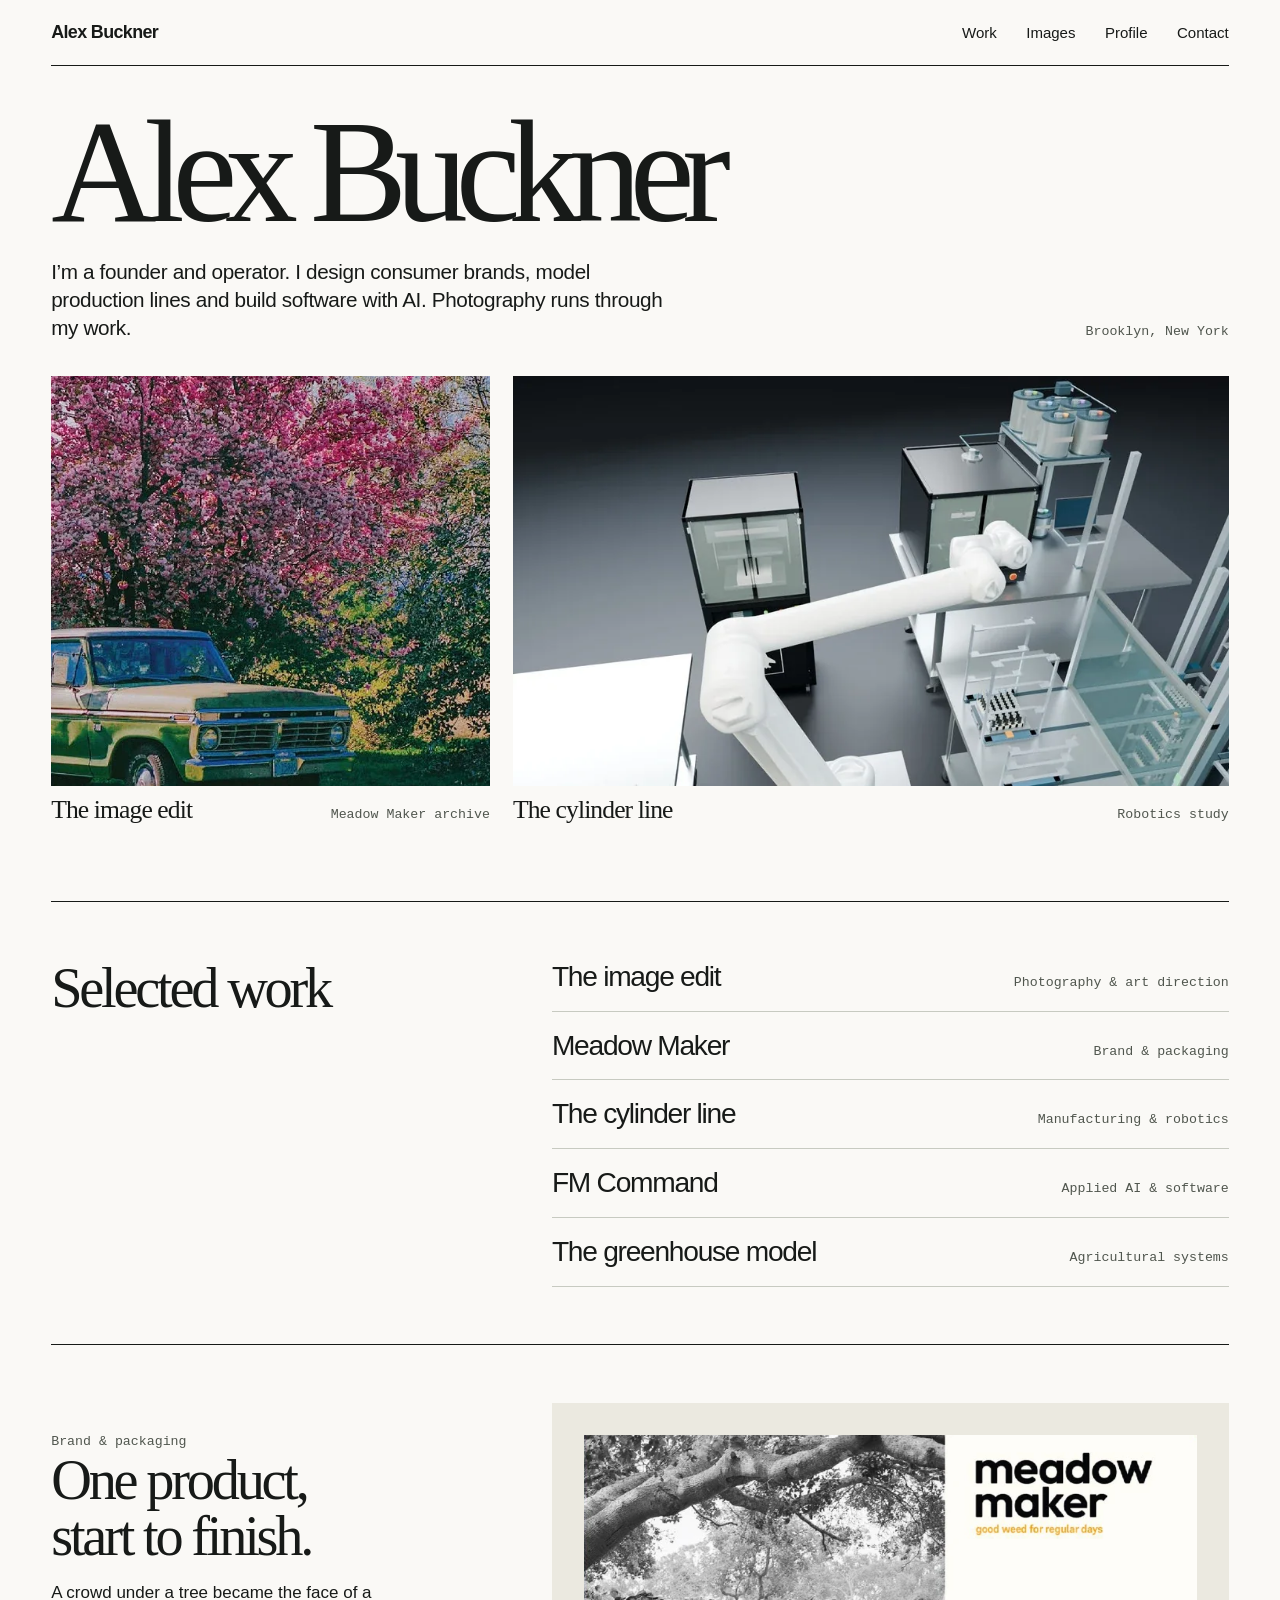
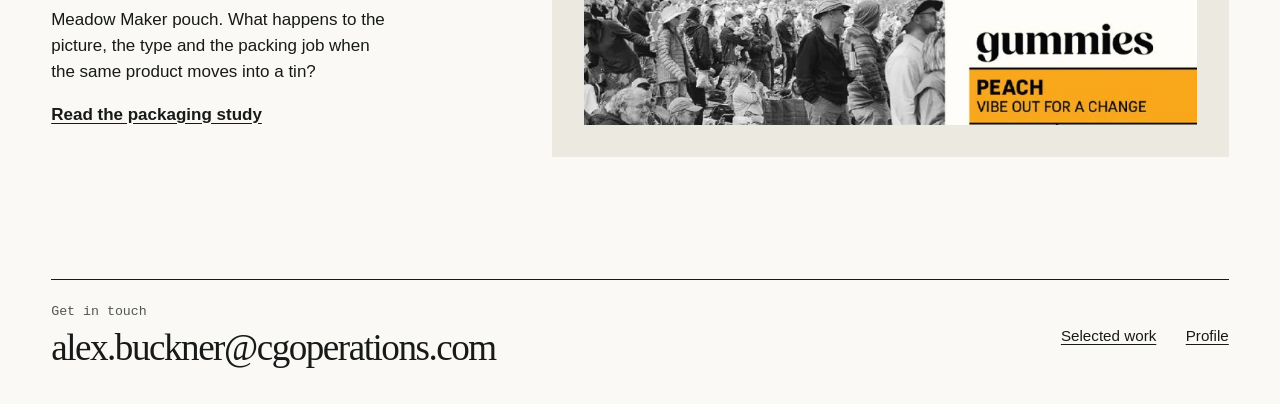
<file: index.html>
<!doctype html>
<html lang="en">
<head>
<meta charset="utf-8">
<meta name="viewport" content="width=device-width,initial-scale=1"><title>Alex Buckner — Selected work</title>
<meta name="description" content="Alex Buckner is a Brooklyn-based founder and operator. Selected work in photography, brand design, manufacturing, robotics and AI.">
<meta property="og:title" content="Alex Buckner — Selected work">
<meta property="og:description" content="Alex Buckner is a Brooklyn-based founder and operator. Selected work in photography, brand design, manufacturing, robotics and AI.">
<meta property="og:type" content="website">
<meta property="og:image" content="https://raw.githubusercontent.com/MeadowMakerAi/alex-buckner-site/chatgpt/personal-portfolio/assets/alex-buckner-portfolio.jpg">
<meta name="twitter:card" content="summary_large_image">
<meta name="theme-color" content="#faf9f6">
<link rel="stylesheet" href="portfolio.css"></head>
<body><a class="skip" href="#main">Skip to content</a>
<header class="nav frame"><a class="signature" href="index.html">Alex Buckner</a>
<nav aria-label="Main"><a href="index.html#work">Work</a><a href="photographs.html">Images</a><a href="about.html">Profile</a><a href="#contact">Contact</a></nav></header>
<main id="main" tabindex="-1" class="frame">
<h1 class="nameplate">Alex Buckner</h1>
<div class="leadline">
<p>I’m a founder and operator. I design consumer brands, model production lines and build software with AI. Photography runs through my work.</p>
<p class="location">Brooklyn, New York</p></div>
<div class="feature">
<a class="tile portrait" href="photographs.html">
<div class="window"><img class="" src="assets/photo-pickup.webp" alt="A green pickup parked under a canopy of pink blossoms."></div>
<div class="caption"><strong>The image edit</strong><span class="tag">Meadow Maker archive</span></div></a>
<a class="tile wide" href="robotics.html">
<div class="window"><img class="" src="assets/engineering-robot.webp" alt="A white tending arm reaches across the machine bed in a dark 3D model."></div>
<div class="caption"><strong>The cylinder line</strong><span class="tag">Robotics study</span></div></a>
</div>
<section id="work" class="directory">
<div>
<h2 class="sectionname">Selected work</h2></div>
<div><a class="indexlink" href="photographs.html"><strong>The image edit</strong><span class="tag">Photography &amp; art direction</span></a><a class="indexlink" href="one-product-start-to-finish.html"><strong>Meadow Maker</strong><span class="tag">Brand &amp; packaging</span></a><a class="indexlink" href="robotics.html"><strong>The cylinder line</strong><span class="tag">Manufacturing &amp; robotics</span></a><a class="indexlink" href="fm-command.html"><strong>FM Command</strong><span class="tag">Applied AI &amp; software</span></a><a class="indexlink" href="greenhouse.html"><strong>The greenhouse model</strong><span class="tag">Agricultural systems</span></a></div></section>
<section class="brandFeature" id="products">
<div>
<p class="kicker">Brand &amp; packaging</p>
<h2>One product,<br>start to finish.</h2>
<p>A crowd under a tree became the face of a Meadow Maker pouch. What happens to the picture, the type and the packing job when the same product moves into a tin?</p><a class="text-link" href="one-product-start-to-finish.html">Read the packaging study</a></div><a class="proof" href="one-product-start-to-finish.html" aria-label="View the Meadow Maker packaging study"><img class="" src="assets/meadow-maker-peach-proof.webp" alt="The Peach print proof with a black-and-white crowd photograph beside the Meadow Maker wordmark and orange flavor strip." loading="lazy"></a></section></main>
<footer class="footer frame" id="contact">
<div>
<p class="kicker">Get in touch</p><a class="email" href="mailto:alex.buckner@cgoperations.com">alex.buckner@cgoperations.com</a></div>
<nav class="footlinks" aria-label="Footer"><a href="index.html#work">Selected work</a><a href="about.html">Profile</a></nav></footer></body></html>
</file>
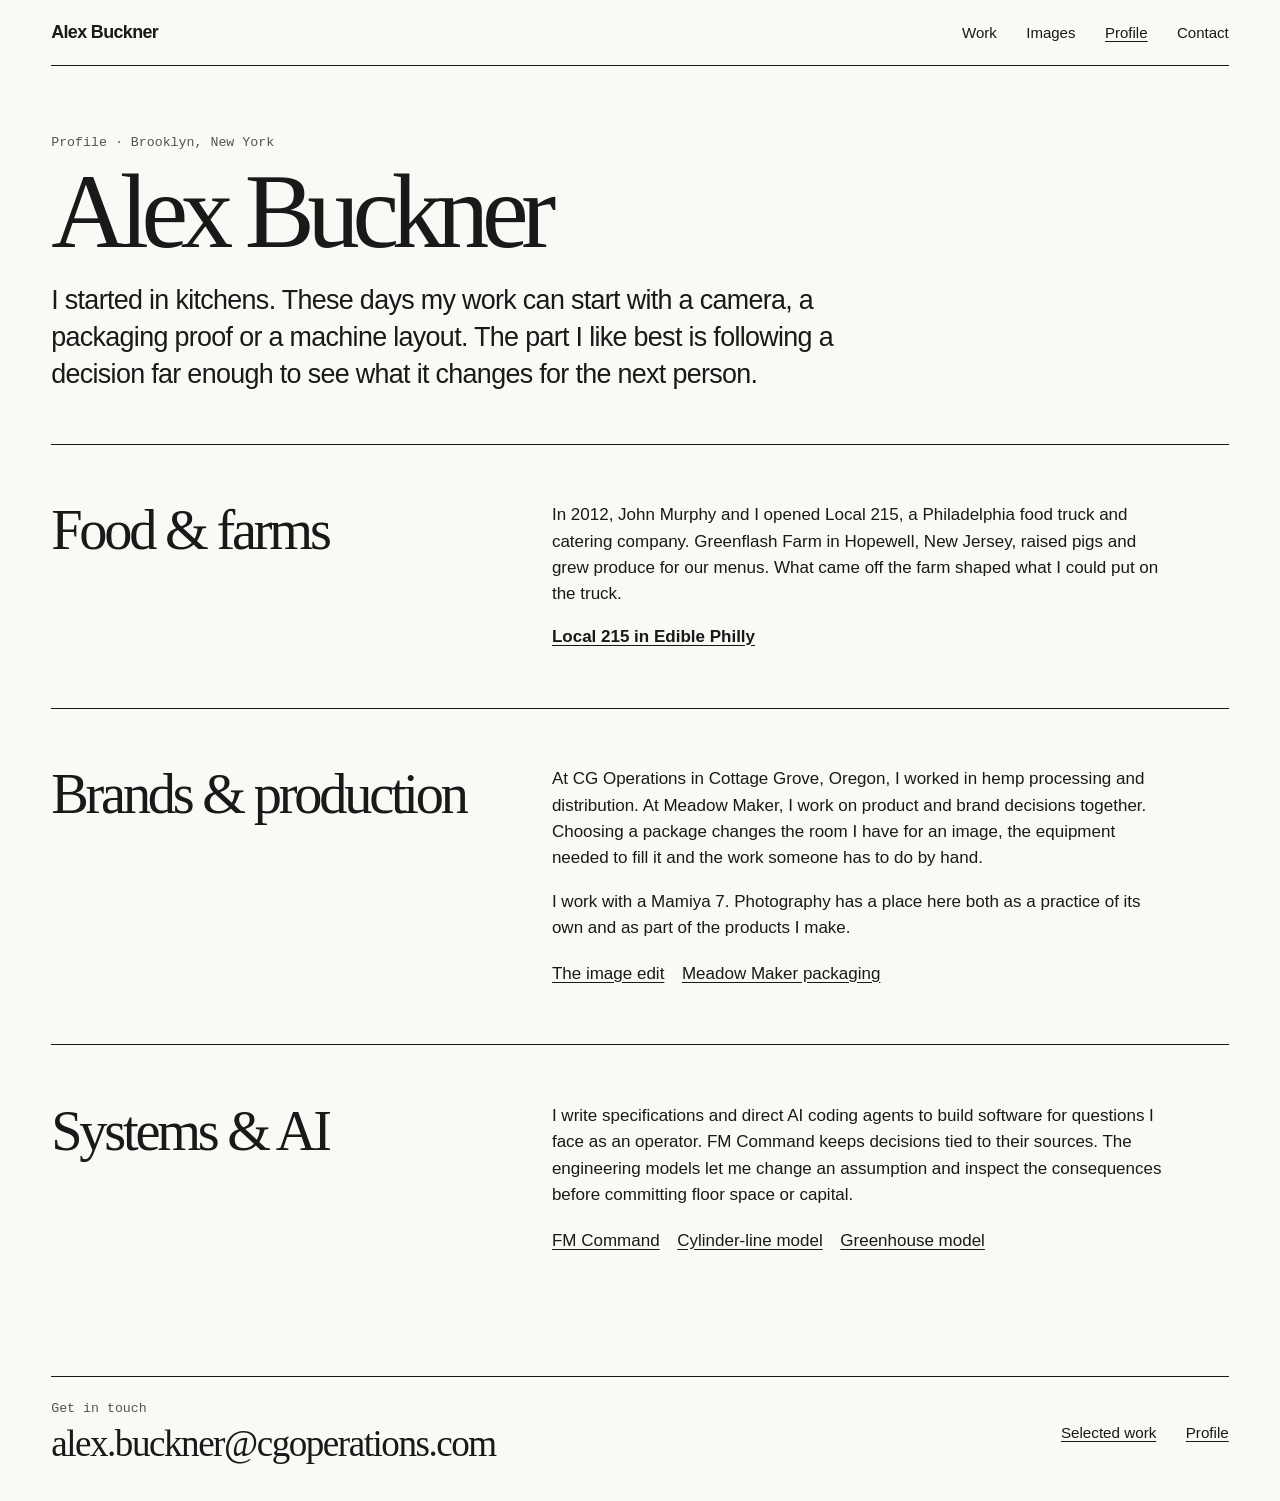
<file: about.html>
<!doctype html>
<html lang="en">
<head>
<meta charset="utf-8">
<meta name="viewport" content="width=device-width,initial-scale=1"><title>Profile | Alex Buckner</title>
<meta name="description" content="Alex Buckner’s path from Philadelphia kitchens and Oregon manufacturing to consumer brands, robotics and AI-assisted software.">
<meta property="og:title" content="Profile | Alex Buckner">
<meta property="og:description" content="Alex Buckner’s path from Philadelphia kitchens and Oregon manufacturing to consumer brands, robotics and AI-assisted software.">
<meta property="og:type" content="website">
<meta property="og:image" content="https://raw.githubusercontent.com/MeadowMakerAi/alex-buckner-site/chatgpt/personal-portfolio/assets/alex-buckner-portfolio.jpg">
<meta name="twitter:card" content="summary_large_image">
<meta name="theme-color" content="#faf9f6">
<link rel="stylesheet" href="portfolio.css"></head>
<body><a class="skip" href="#main">Skip to content</a>
<header class="nav frame"><a class="signature" href="index.html">Alex Buckner</a>
<nav aria-label="Main"><a href="index.html#work">Work</a><a href="photographs.html">Images</a><a href="about.html" aria-current="page">Profile</a><a href="#contact">Contact</a></nav></header>
<main id="main" tabindex="-1" class="frame">
<header class="entry">
<p class="kicker">Profile · Brooklyn, New York</p>
<h1 class="project-title">Alex Buckner</h1>
<p>I started in kitchens. These days my work can start with a camera, a packaging proof or a machine layout. The part I like best is following a decision far enough to see what it changes for the next person.</p></header>
<section class="spread">
<h2>Food &amp; farms</h2>
<div class="copy-block">
<p>In 2012, John Murphy and I opened Local 215, a Philadelphia food truck and catering company. Greenflash Farm in Hopewell, New Jersey, raised pigs and grew produce for our menus. What came off the farm shaped what I could put on the truck.</p><a class="text-link" href="https://ediblephilly.ediblecommunities.com/eat/eat-caterers-who-care/">Local 215 in Edible Philly</a></div></section>
<section class="spread">
<h2>Brands &amp; production</h2>
<div class="copy-block">
<p>At CG Operations in Cottage Grove, Oregon, I worked in hemp processing and distribution. At Meadow Maker, I work on product and brand decisions together. Choosing a package changes the room I have for an image, the equipment needed to fill it and the work someone has to do by hand.</p>
<p>I work with a Mamiya 7. Photography has a place here both as a practice of its own and as part of the products I make.</p>
<div class="profile-links"><a href="photographs.html">The image edit</a><a href="one-product-start-to-finish.html">Meadow Maker packaging</a></div></div></section>
<section class="spread">
<h2>Systems &amp; AI</h2>
<div class="copy-block">
<p>I write specifications and direct AI coding agents to build software for questions I face as an operator. FM Command keeps decisions tied to their sources. The engineering models let me change an assumption and inspect the consequences before committing floor space or capital.</p>
<div class="profile-links"><a href="fm-command.html">FM Command</a><a href="robotics.html">Cylinder-line model</a><a href="greenhouse.html">Greenhouse model</a></div></div></section></main>
<footer class="footer frame" id="contact">
<div>
<p class="kicker">Get in touch</p><a class="email" href="mailto:alex.buckner@cgoperations.com">alex.buckner@cgoperations.com</a></div>
<nav class="footlinks" aria-label="Footer"><a href="index.html#work">Selected work</a><a href="about.html">Profile</a></nav></footer></body></html>
</file>
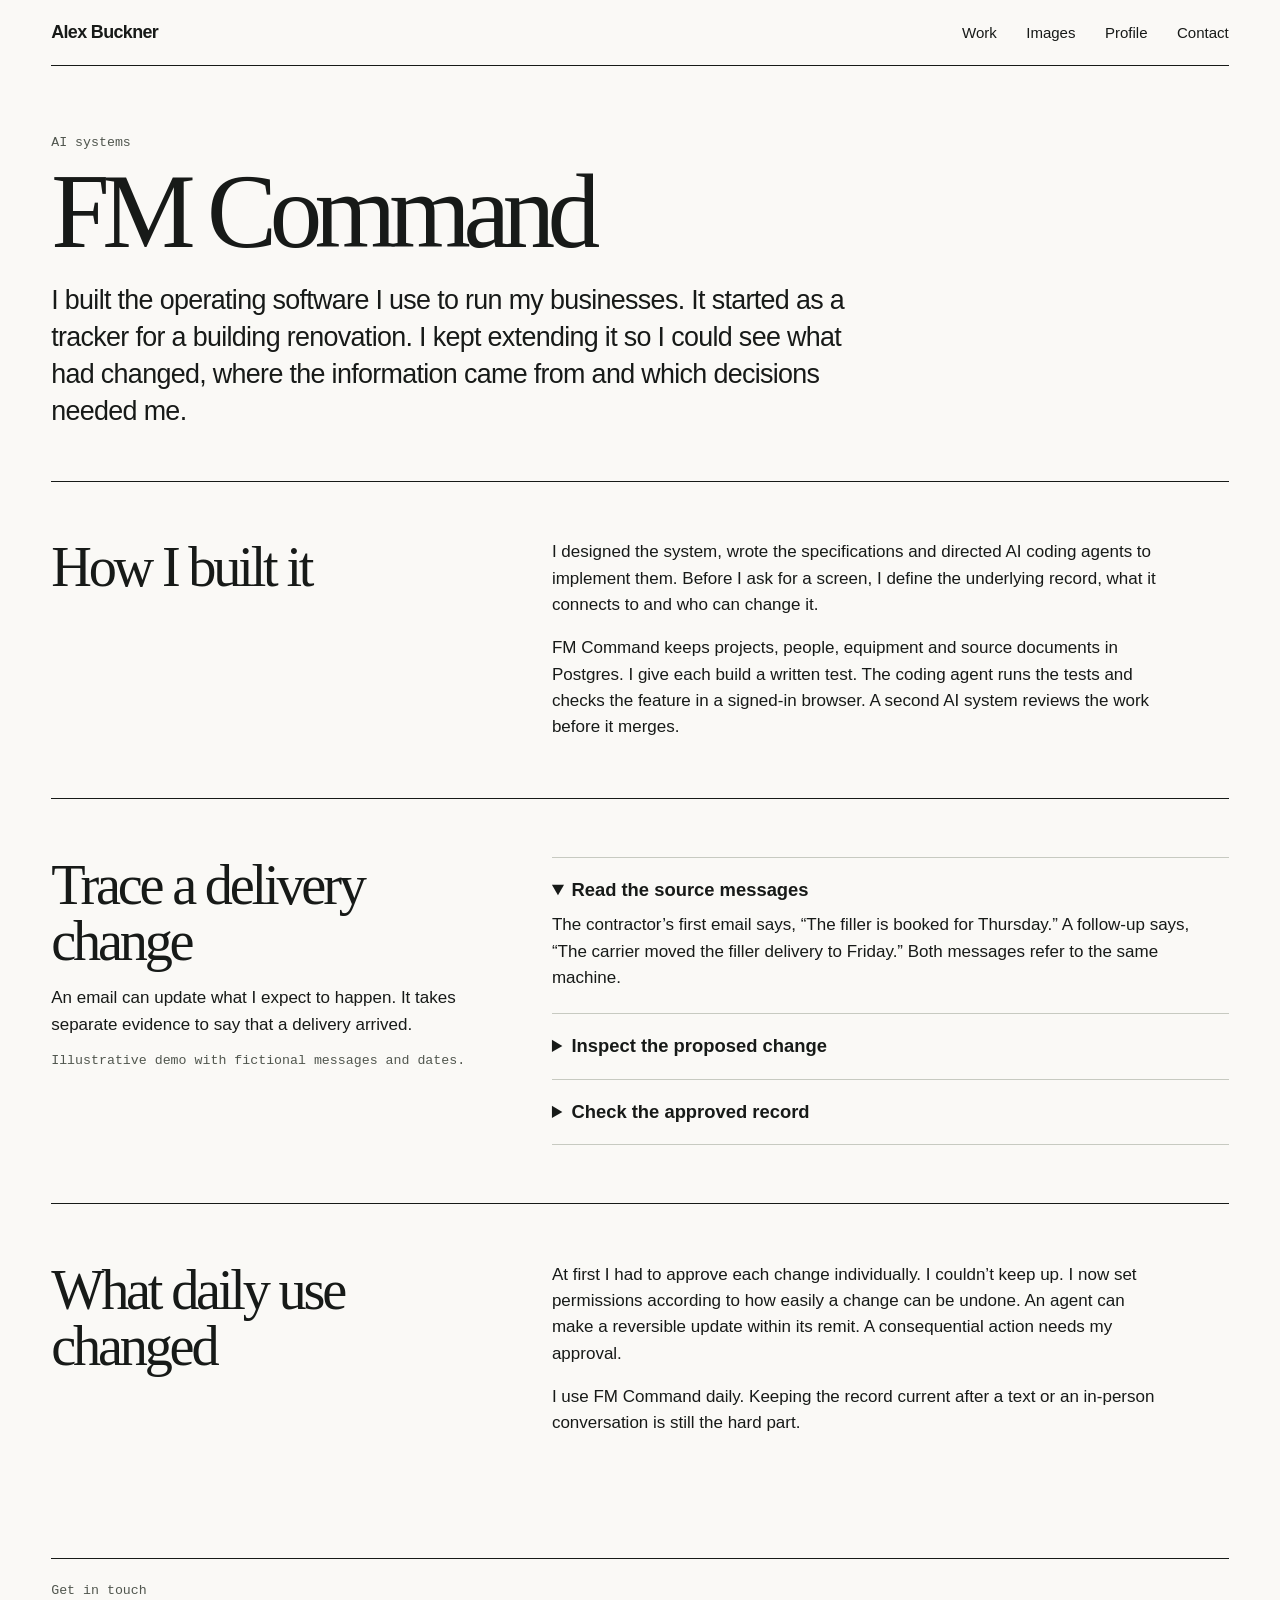
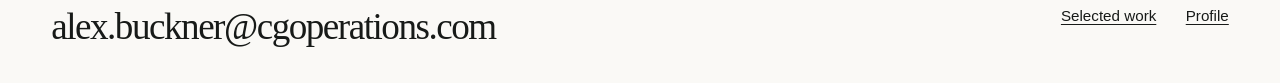
<file: fm-command.html>
<!doctype html>
<html lang="en">
<head>
<meta charset="utf-8">
<meta name="viewport" content="width=device-width,initial-scale=1"><title>FM Command | Alex Buckner</title>
<meta name="description" content="How Alex Buckner designed an AI-assisted operating system for real projects, source records and decisions.">
<meta property="og:title" content="FM Command | Alex Buckner">
<meta property="og:description" content="How Alex Buckner designed an AI-assisted operating system for real projects, source records and decisions.">
<meta property="og:type" content="website">
<meta property="og:image" content="https://raw.githubusercontent.com/MeadowMakerAi/alex-buckner-site/chatgpt/personal-portfolio/assets/alex-buckner-portfolio.jpg">
<meta name="twitter:card" content="summary_large_image">
<meta name="theme-color" content="#faf9f6">
<link rel="stylesheet" href="portfolio.css"></head>
<body><a class="skip" href="#main">Skip to content</a>
<header class="nav frame"><a class="signature" href="index.html">Alex Buckner</a>
<nav aria-label="Main"><a href="index.html#work">Work</a><a href="photographs.html">Images</a><a href="about.html">Profile</a><a href="#contact">Contact</a></nav></header>
<main id="main" tabindex="-1" class="frame">
<section class="entry">
  <p class="kicker">AI systems</p>
  <h1 class="project-title">FM Command</h1>
  <p>I built the operating software I use to run my businesses. It started as a tracker for a building renovation. I kept extending it so I could see what had changed, where the information came from and which decisions needed me.</p>
</section>

<section class="spread">
  <h2>How I built it</h2>
  <div class="copy-block">
    <p>I designed the system, wrote the specifications and directed AI coding agents to implement them. Before I ask for a screen, I define the underlying record, what it connects to and who can change it.</p>
    <p>FM Command keeps projects, people, equipment and source documents in Postgres. I give each build a written test. The coding agent runs the tests and checks the feature in a signed-in browser. A second AI system reviews the work before it merges.</p>
  </div>
</section>

<section class="spread">
  <div class="copy-block">
    <h2>Trace a delivery change</h2>
    <p>An email can update what I expect to happen. It takes separate evidence to say that a delivery arrived.</p>
    <p class="note">Illustrative demo with fictional messages and dates.</p>
  </div>
  <div class="demo">
    <details class="demo-row" open>
      <summary>Read the source messages</summary>
      <p>The contractor’s first email says, “The filler is booked for Thursday.” A follow-up says, “The carrier moved the filler delivery to Friday.” Both messages refer to the same machine.</p>
    </details>
    <details class="demo-row">
      <summary>Inspect the proposed change</summary>
      <p>The agent proposes changing the filler’s expected delivery from Thursday to Friday. The follow-up email supports that change. Neither message gives an arrival time or confirms receipt.</p>
    </details>
    <details class="demo-row">
      <summary>Check the approved record</summary>
      <p>Changes learned from email wait for my approval. In this example I accept the new date. The expected delivery now reads Friday and points back to the follow-up email. Receipt remains unconfirmed.</p>
    </details>
  </div>
</section>

<section class="spread">
  <h2>What daily use changed</h2>
  <div class="copy-block">
    <p>At first I had to approve each change individually. I couldn’t keep up. I now set permissions according to how easily a change can be undone. An agent can make a reversible update within its remit. A consequential action needs my approval.</p>
    <p>I use FM Command daily. Keeping the record current after a text or an in-person conversation is still the hard part.</p>
  </div>
</section>
</main>
<footer class="footer frame" id="contact">
<div>
<p class="kicker">Get in touch</p><a class="email" href="mailto:alex.buckner@cgoperations.com">alex.buckner@cgoperations.com</a></div>
<nav class="footlinks" aria-label="Footer"><a href="index.html#work">Selected work</a><a href="about.html">Profile</a></nav></footer></body></html>
</file>
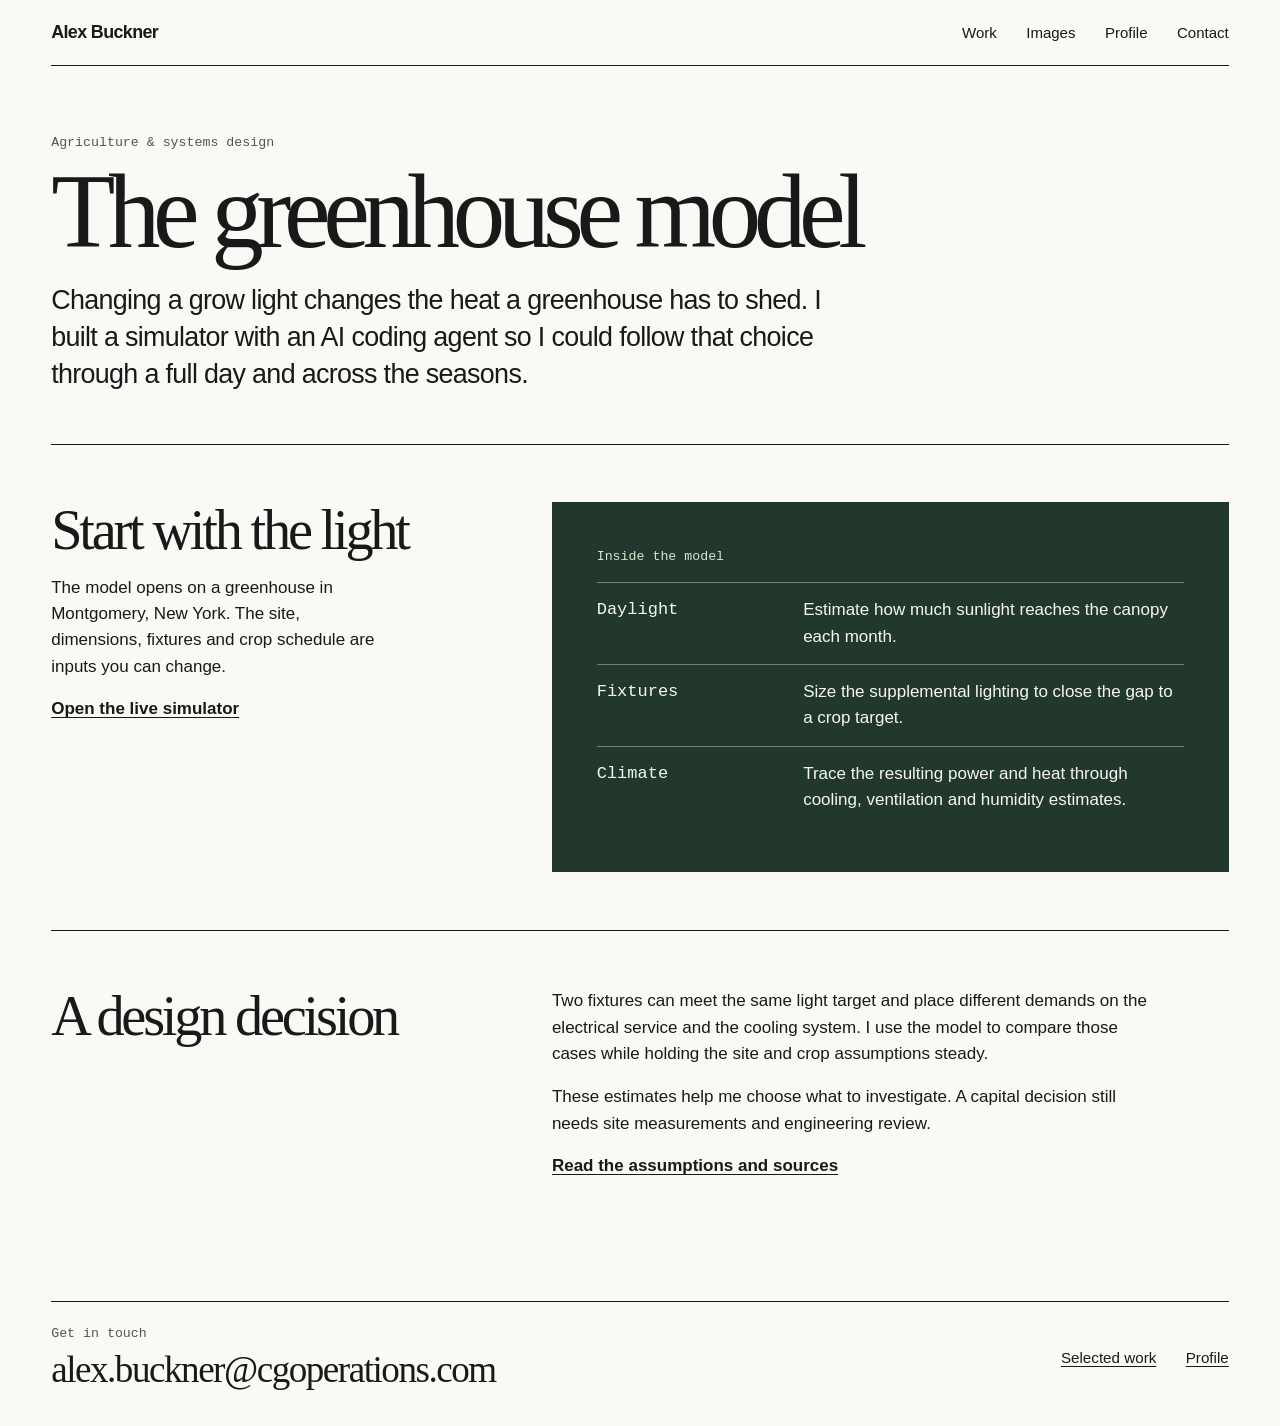
<file: greenhouse.html>
<!doctype html>
<html lang="en">
<head>
<meta charset="utf-8">
<meta name="viewport" content="width=device-width,initial-scale=1"><title>The greenhouse model | Alex Buckner</title>
<meta name="description" content="An agricultural design study connecting crop light targets to fixtures, electricity, heat and climate.">
<meta property="og:title" content="The greenhouse model | Alex Buckner">
<meta property="og:description" content="An agricultural design study connecting crop light targets to fixtures, electricity, heat and climate.">
<meta property="og:type" content="website">
<meta property="og:image" content="https://raw.githubusercontent.com/MeadowMakerAi/alex-buckner-site/chatgpt/personal-portfolio/assets/alex-buckner-portfolio.jpg">
<meta name="twitter:card" content="summary_large_image">
<meta name="theme-color" content="#faf9f6">
<link rel="stylesheet" href="portfolio.css"></head>
<body><a class="skip" href="#main">Skip to content</a>
<header class="nav frame"><a class="signature" href="index.html">Alex Buckner</a>
<nav aria-label="Main"><a href="index.html#work">Work</a><a href="photographs.html">Images</a><a href="about.html">Profile</a><a href="#contact">Contact</a></nav></header>
<main id="main" tabindex="-1" class="frame">
<header class="entry">
<p class="kicker">Agriculture &amp; systems design</p>
<h1 class="project-title">The greenhouse model</h1>
<p>Changing a grow light changes the heat a greenhouse has to shed. I built a simulator with an AI coding agent so I could follow that choice through a full day and across the seasons.</p></header>
<section class="profile-split">
<div>
<h2>Start with the light</h2>
<p>The model opens on a greenhouse in Montgomery, New York. The site, dimensions, fixtures and crop schedule are inputs you can change.</p><a class="text-link" href="https://greenhouse-cannabis-model.vercel.app/">Open the live simulator</a></div>
<div class="systems">
<p class="kicker">Inside the model</p>
<dl>
<div>
<dt>Daylight</dt>
<dd>Estimate how much sunlight reaches the canopy each month.</dd></div>
<div>
<dt>Fixtures</dt>
<dd>Size the supplemental lighting to close the gap to a crop target.</dd></div>
<div>
<dt>Climate</dt>
<dd>Trace the resulting power and heat through cooling, ventilation and humidity estimates.</dd></div></dl></div></section>
<section class="spread">
<h2>A design decision</h2>
<div class="copy-block">
<p>Two fixtures can meet the same light target and place different demands on the electrical service and the cooling system. I use the model to compare those cases while holding the site and crop assumptions steady.</p>
<p>These estimates help me choose what to investigate. A capital decision still needs site measurements and engineering review.</p><a class="text-link" href="https://github.com/MeadowMakerAi/greenhouse-cannabis-model">Read the assumptions and sources</a></div></section></main>
<footer class="footer frame" id="contact">
<div>
<p class="kicker">Get in touch</p><a class="email" href="mailto:alex.buckner@cgoperations.com">alex.buckner@cgoperations.com</a></div>
<nav class="footlinks" aria-label="Footer"><a href="index.html#work">Selected work</a><a href="about.html">Profile</a></nav></footer></body></html>
</file>
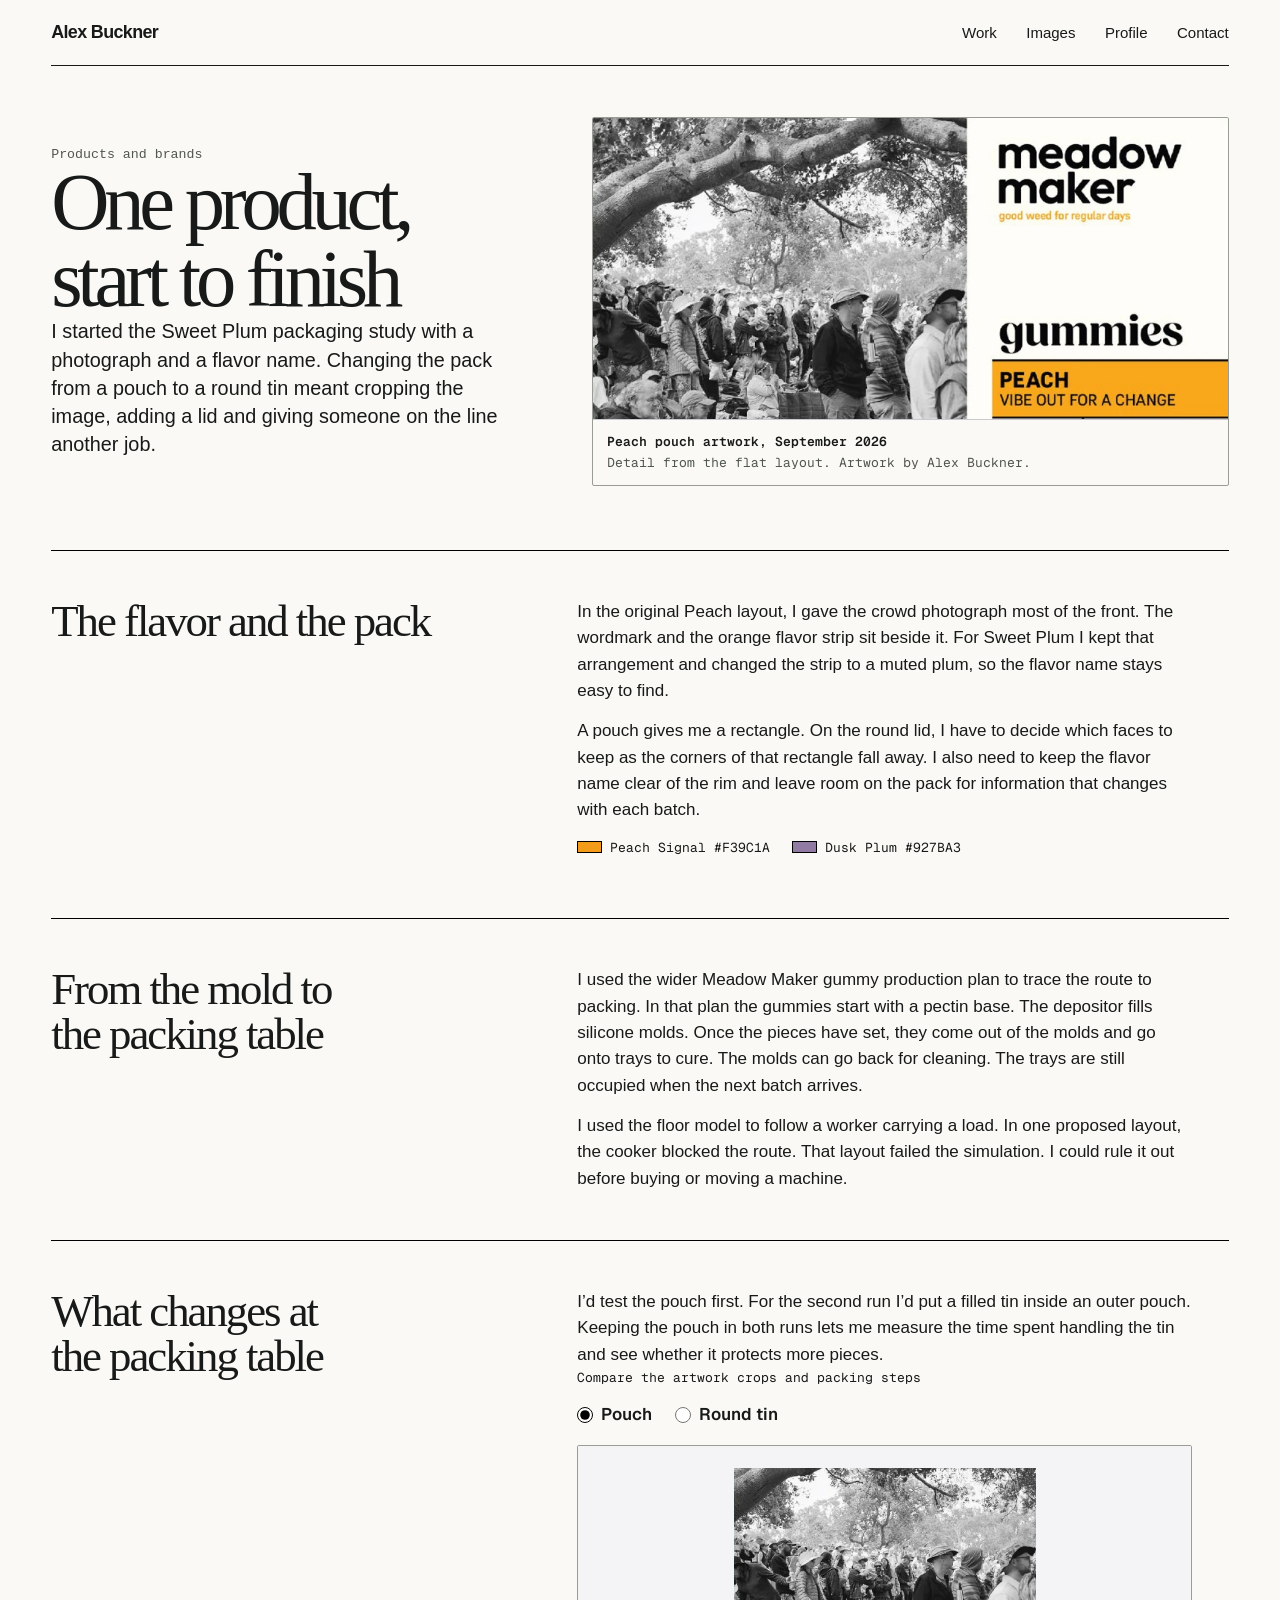
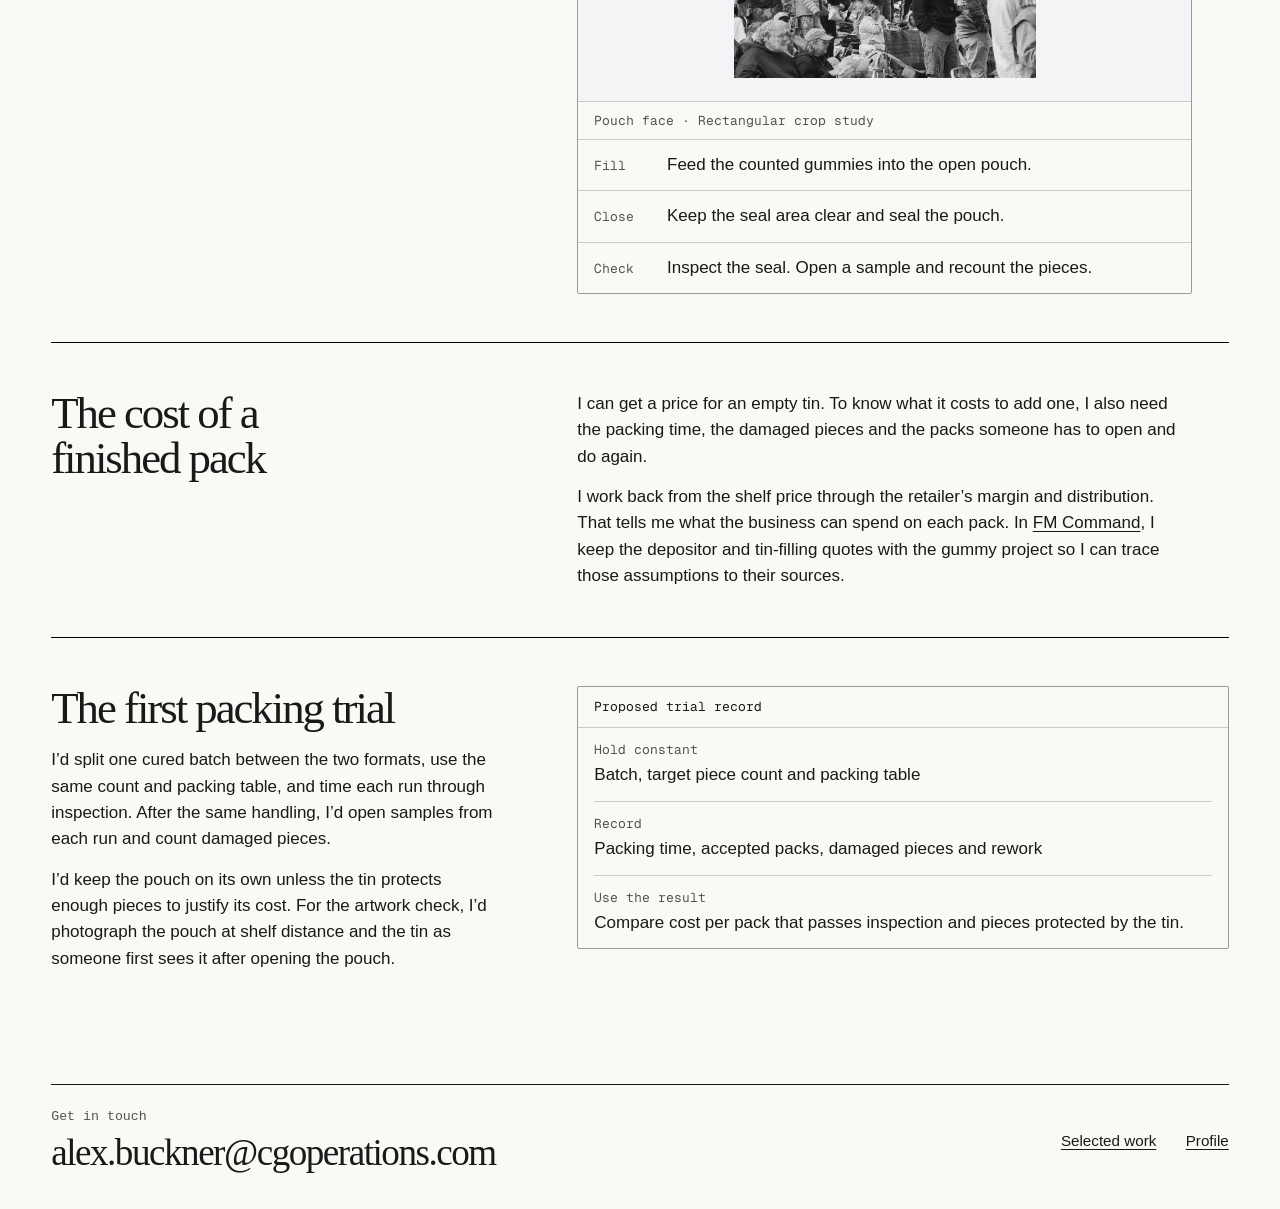
<file: one-product-start-to-finish.html>
<!doctype html>
<html lang="en">
<head>
  <meta charset="utf-8">
  <meta name="viewport" content="width=device-width, initial-scale=1">
  <title>One product, start to finish | Alex Buckner</title>
  <meta name="description" content="Alex Buckner follows a Meadow Maker gummy from the mold to the packing table, comparing a pouch and a round tin for Sweet Plum.">
  <meta property="og:type" content="article">
  <meta property="og:title" content="One product, start to finish | Alex Buckner">
  <meta property="og:description" content="Alex Buckner follows Sweet Plum from the packaging artwork to the factory floor and asks what a tin adds to a pouch.">
  <meta property="og:image" content="https://raw.githubusercontent.com/MeadowMakerAi/alex-buckner-site/3aca4d2e892ce9edd710e8702223a6936a83bcd7/assets/one-product-preview.png">
  <meta property="og:image:width" content="1200">
  <meta property="og:image:height" content="630">
  <meta property="og:image:alt" content="Alex Buckner. One product, start to finish. Meadow Maker gummies.">
  <meta name="twitter:card" content="summary_large_image">
  <link rel="preconnect" href="https://fonts.googleapis.com">
  <link rel="preconnect" href="https://fonts.gstatic.com" crossorigin>
  <link href="https://fonts.googleapis.com/css2?family=Archivo:wdth,wght@62..125,100..900&amp;family=Geist:wght@100..900&amp;family=Geist+Mono:wght@100..900&amp;display=swap" rel="stylesheet">
  <style>
    :root {
      --product: #d6223a;
      --rule: #c9c9cf;
      --muted: #45454d;
    }
    * { box-sizing: border-box; }
    body { margin: 0; background: #fff; color: #000; font: 17px/1.5 'Geist', system-ui, sans-serif; }
    h1, h2, p, dl, dd, figure { margin: 0; }
    h1, h2, .brand {
      font-family: 'Archivo', system-ui, sans-serif;
      font-weight: 700;
      font-stretch: 112%;
      letter-spacing: -.025em;
      line-height: 1.08;
      text-wrap: balance;
    }
    a { color: inherit; text-underline-offset: .2em; }
    a:hover { text-decoration-thickness: 2px; }
    a:focus-visible { outline: 3px solid #1f5eff; outline-offset: 3px; }
    .wrap { max-width: 1328px; padding-inline: clamp(20px, 5vw, 64px); margin-inline: auto; }
    .skip { position: absolute; left: 12px; top: -5em; background: #fff; padding: 8px; }
    .skip:focus { top: 8px; }
    .mast, .mast nav, .footer { display: flex; flex-wrap: wrap; align-items: center; }
    .mast, .footer { justify-content: space-between; }
    .mast { gap: 4px 24px; padding-block: 18px; }
    .mast nav { gap: 2px clamp(14px, 2vw, 26px); }
    .mast a, .footer a { display: inline-flex; min-height: 44px; align-items: center; }
    .mast a { font-weight: 500; text-decoration: none; }
    .mast a:hover { text-decoration: underline; }
    .mast .brand { font-size: 19px; font-stretch: 125%; font-weight: 700; }
    .mast .contact { padding-inline: 18px; background: #000; color: #fff; border-radius: 2px; }
    .mono, dt, figcaption { font: 13px/1.5 'Geist Mono', ui-monospace, monospace; }
    .hero {
      display: grid;
      grid-template-columns: minmax(0, .87fr) minmax(0, 1.13fr);
      gap: clamp(24px, 4vw, 56px);
      align-items: center;
      padding-block: clamp(28px, 4vw, 60px) clamp(36px, 5vw, 72px);
    }
    .source-proof { overflow: hidden; border: 1.5px solid #000; border-radius: 2px; }
    .source-proof img { display: block; width: 100%; height: auto; }
    .source-proof figcaption { padding: 12px 14px; border: 0; border-top: 1px solid var(--rule); }
    .source-proof figcaption strong { font-weight: 600; }
    .source-proof figcaption span { display: block; margin-top: 2px; color: var(--muted); }
    .kicker { display: flex; gap: 10px; align-items: center; }
    .kicker::before { content: ''; width: 32px; height: 3px; background: var(--product); transform-origin: left; }
    h1 { margin-block: 16px 20px; font-size: clamp(40px, 4.35vw, 60px); font-stretch: 125%; }
    .intro { max-width: 42ch; font-size: clamp(19px, 1.55vw, 23px); line-height: 1.42; }
    .chapter { border-top: 1.5px solid #000; padding-block: clamp(24px, 4vw, 48px); }
    .chapter, .workbench { display: grid; grid-template-columns: minmax(0, 1fr) minmax(0, 1.45fr); gap: 18px clamp(32px, 6vw, 80px); }
    h2 { max-width: 19ch; font-size: clamp(26px, 3.2vw, 40px); }
    .copy { max-width: 65ch; }
    .copy > * + * { margin-top: 14px; }
    .inks { display: flex; flex-wrap: wrap; gap: 12px 22px; align-items: center; list-style: none; padding: 0; }
    .inks li { display: inline-flex; align-items: center; gap: 8px; }
    .ink-sample { width: 25px; height: 12px; border: 1px solid #000; }
    .peach-ink { background: #f39c1a; }
    .plum-ink { background: #927ba3; }
    .workbench { border-top: 1.5px solid #000; padding-block: clamp(24px, 4vw, 48px); align-items: start; }
    .pack-switch { margin: 0; min-width: 0; padding: 0; border: 0; }
    .pack-switch legend { padding: 0; margin: 0 0 5px; }
    .pack-switch input { margin: 0 3px 0 0; accent-color: #000; width: 16px; height: 16px; vertical-align: middle; }
    .pack-switch label { display: inline-flex; align-items: center; min-height: 44px; font: 600 17px/1.5 'Geist', system-ui, sans-serif; margin-right: 18px; cursor: pointer; }
    .pack-switch input:focus-visible + label { outline: 2px solid #1f5eff; outline-offset: 3px; }
    .pack-sheet { margin-top: 8px; border: 1.5px solid #000; border-radius: 2px; }
    .art-crop {
      display: grid;
      align-items: center;
      justify-items: center;
      min-height: 255px;
      padding: 18px;
      background: #f4f4f6;
    }
    .art-crop img { display: block; width: 100%; height: 100%; object-fit: cover; }
    .pouch-sheet .art-crop img { max-width: 302px; height: 210px; object-position: 50% 47%; }
    .tin-sheet .art-crop img { width: 210px; height: 210px; border-radius: 50%; object-position: 50% 55%; }
    .art-caption { padding: 9px 16px; border-block: 1px solid var(--rule); color: var(--muted); }
    .pack-sheet dl { margin: 0; }
    .pack-sheet dl > div { display: grid; grid-template-columns: 6ch minmax(0, 1fr); gap: 1rem; padding: 12px 16px; align-items: baseline; }
    .pack-sheet dl > div + div { border-top: 1px solid var(--rule); }
    .pack-sheet dt { font: 13px/1.5 'Geist Mono', ui-monospace, monospace; }
    .pack-sheet dd { margin: 0; }
    #format-pouch:checked ~ .tin-sheet, #format-tin:checked ~ .pouch-sheet { display: none; }
    .workbench figure { border: 1.5px solid #000; border-radius: 2px; }
    figcaption { padding: 10px 16px; border-bottom: 1px solid var(--rule); }
    .comparison { margin: 0; padding: 0 16px; }
    .comparison div { padding-block: 12px; }
    .comparison div + div { border-top: 1px solid var(--rule); }
    dt { color: var(--muted); }
    dd { margin-top: 3px; font-size: 17px; }
    .next h2 { margin-bottom: 16px; }
    .footer { border-top: 1.5px solid #000; padding-block: 18px 40px; gap: 4px 24px; }
    .footer a { font-weight: 500; }
    @media (max-width: 820px) {
      .hero { grid-template-columns: 1fr; }
      .hero .intro { max-width: 53ch; }
      .source-proof { max-width: 650px; }
    }
    @media (max-width: 700px) {
      .chapter, .workbench { grid-template-columns: 1fr; }
      .mast nav { column-gap: 8px; font-size: 16px; }
      .mast .contact { padding-inline: 10px; }
      .workbench { gap: 28px; }
      h2 { max-width: none; }
    }
    @media (prefers-reduced-motion: no-preference) {
      .kicker::before { animation: mark .5s cubic-bezier(.23, 1, .32, 1) both; }
      @keyframes mark { from { transform: scaleX(0); } to { transform: scaleX(1); } }
      .contact { transition: transform .12s ease-out; }
      .contact:active { transform: scale(.97); }
    }
  </style>
<link rel="stylesheet" href="portfolio.css"><style>.wrap{max-width:1480px;width:min(100% - clamp(36px,8vw,128px),1480px);padding-inline:0}.hero h1{font:normal clamp(3.1rem,6.3vw,7rem)/.95 Georgia,serif;letter-spacing:-.065em}.chapter h2,.workbench h2{font:normal clamp(1.8rem,3.5vw,3.3rem)/1 Georgia,serif;letter-spacing:-.045em}.source-proof,.pack-sheet,.workbench figure{border-color:#999d93}.footer .email{font-weight:normal}.kicker::before{display:none}</style></head>
<body>
  <a class="skip" href="#story">Skip to case study</a>
  <header class="nav frame"><a class="signature" href="index.html">Alex Buckner</a>
<nav aria-label="Main"><a href="index.html#work">Work</a><a href="photographs.html">Images</a><a href="about.html">Profile</a><a href="#contact">Contact</a></nav></header>
  <main id="story" class="wrap" tabindex="-1">
    <article>
      <header class="hero">
        <div>
          <p class="kicker mono">Products and brands</p>
          <h1>One product,<br> start to finish</h1>
          <p class="intro">I started the Sweet Plum packaging study with a photograph and a flavor name. Changing the pack from a pouch to a round tin meant cropping the image, adding a lid and giving someone on the line another job.</p>
        </div>
        <figure class="source-proof">
          <img src="assets/meadow-maker-peach-proof.webp" width="850" height="403" fetchpriority="high" alt="Detail of the Peach pouch layout. A black-and-white crowd gathers under a tree to the left of the Meadow Maker wordmark and orange Peach strip.">
          <figcaption><strong>Peach pouch artwork, September 2026</strong><span>Detail from the flat layout. Artwork by Alex Buckner.</span></figcaption>
        </figure>
      </header>
      <section class="chapter">
        <h2>The flavor and the pack</h2>
        <div class="copy">
          <p>In the original Peach layout, I gave the crowd photograph most of the front. The wordmark and the orange flavor strip sit beside it. For Sweet Plum I kept that arrangement and changed the strip to a muted plum, so the flavor name stays easy to find.</p>
          <p>A pouch gives me a rectangle. On the round lid, I have to decide which faces to keep as the corners of that rectangle fall away. I also need to keep the flavor name clear of the rim and leave room on the pack for information that changes with each batch.</p>
          <ul class="inks mono" aria-label="Working packaging ink samples">
            <li><span class="ink-sample peach-ink" aria-hidden="true"></span>Peach Signal <span>#F39C1A</span></li>
            <li><span class="ink-sample plum-ink" aria-hidden="true"></span>Dusk Plum <span>#927BA3</span></li>
          </ul>
        </div>
      </section>
      <section class="chapter">
        <h2>From the mold to the packing table</h2>
        <div class="copy">
          <p>I used the wider Meadow Maker gummy production plan to trace the route to packing. In that plan the gummies start with a pectin base. The depositor fills silicone molds. Once the pieces have set, they come out of the molds and go onto trays to cure. The molds can go back for cleaning. The trays are still occupied when the next batch arrives.</p>
          <p>I used the floor model to follow a worker carrying a load. In one proposed layout, the cooker blocked the route. That layout failed the simulation. I could rule it out before buying or moving a machine.</p>
        </div>
      </section>
      <section class="chapter">
        <h2>What changes at the packing table</h2>
        <div class="copy">
          <p>I’d test the pouch first. For the second run I’d put a filled tin inside an outer pouch. Keeping the pouch in both runs lets me measure the time spent handling the tin and see whether it protects more pieces.</p>
          <fieldset class="pack-switch">
            <legend class="mono">Compare the artwork crops and packing steps</legend>
            <input type="radio" name="pack-format" id="format-pouch" checked>
            <label for="format-pouch">Pouch</label>
            <input type="radio" name="pack-format" id="format-tin">
            <label for="format-tin">Round tin</label>
            <div class="pack-sheet pouch-sheet" role="group" aria-label="Pouch artwork and packing plan">
              <div class="art-crop"><img src="assets/meadow-maker-crowd-detail.webp" width="498" height="623" loading="lazy" alt="Rectangular crop of the crowd artwork with figures visible at the edges."></div>
              <p class="art-caption mono">Pouch face · Rectangular crop study</p>
              <dl>
                <div>
<dt>Fill</dt>
<dd>Feed the counted gummies into the open pouch.</dd></div>
                <div>
<dt>Close</dt>
<dd>Keep the seal area clear and seal the pouch.</dd></div>
                <div>
<dt>Check</dt>
<dd>Inspect the seal. Open a sample and recount the pieces.</dd></div>
              </dl>
            </div>
            <div class="pack-sheet tin-sheet" role="group" aria-label="Round tin artwork and packing plan">
              <div class="art-crop"><img src="assets/meadow-maker-crowd-detail.webp" width="498" height="623" loading="lazy" alt="Circular crop of the same crowd artwork, centered on the standing figures."></div>
              <p class="art-caption mono">Tin lid · Circular crop study</p>
              <dl>
                <div>
<dt>Fill</dt>
<dd>Count the gummies into the base of the tin.</dd></div>
                <div>
<dt>Close</dt>
<dd>Fit the lid, slip the closed tin into the outer pouch and seal it.</dd></div>
                <div>
<dt>Check</dt>
<dd>Inspect the outer seal. Open a sample, check the lid fit and look for pieces caught at the rim.</dd></div>
              </dl>
            </div>
          </fieldset>
        </div>
      </section>
      <section class="chapter">
        <h2>The cost of a finished pack</h2>
        <div class="copy">
          <p>I can get a price for an empty tin. To know what it costs to add one, I also need the packing time, the damaged pieces and the packs someone has to open and do again.</p>
          <p>I work back from the shelf price through the retailer’s margin and distribution. That tells me what the business can spend on each pack. In <a href="fm-command.html">FM Command</a>, I keep the depositor and tin-filling quotes with the gummy project so I can trace those assumptions to their sources.</p>
        </div>
      </section>
      <section class="workbench next" aria-labelledby="trial-title">
        <div class="copy">
          <h2 id="trial-title">The first packing trial</h2>
          <p>I’d split one cured batch between the two formats, use the same count and packing table, and time each run through inspection. After the same handling, I’d open samples from each run and count damaged pieces.</p>
          <p>I’d keep the pouch on its own unless the tin protects enough pieces to justify its cost. For the artwork check, I’d photograph the pouch at shelf distance and the tin as someone first sees it after opening the pouch.</p>
        </div>
        <figure>
          <figcaption>Proposed trial record</figcaption>
          <dl class="comparison">
            <div>
<dt>Hold constant</dt>
<dd>Batch, target piece count and packing table</dd></div>
            <div>
<dt>Record</dt>
<dd>Packing time, accepted packs, damaged pieces and rework</dd></div>
            <div>
<dt>Use the result</dt>
<dd>Compare cost per pack that passes inspection and pieces protected by the tin.</dd></div>
          </dl>
        </figure>
      </section>
    </article>
    
  </main>
<footer class="footer frame" id="contact">
<div>
<p class="kicker">Get in touch</p><a class="email" href="mailto:alex.buckner@cgoperations.com">alex.buckner@cgoperations.com</a></div>
<nav class="footlinks" aria-label="Footer"><a href="index.html#work">Selected work</a><a href="about.html">Profile</a></nav></footer></body>
</html>
</file>
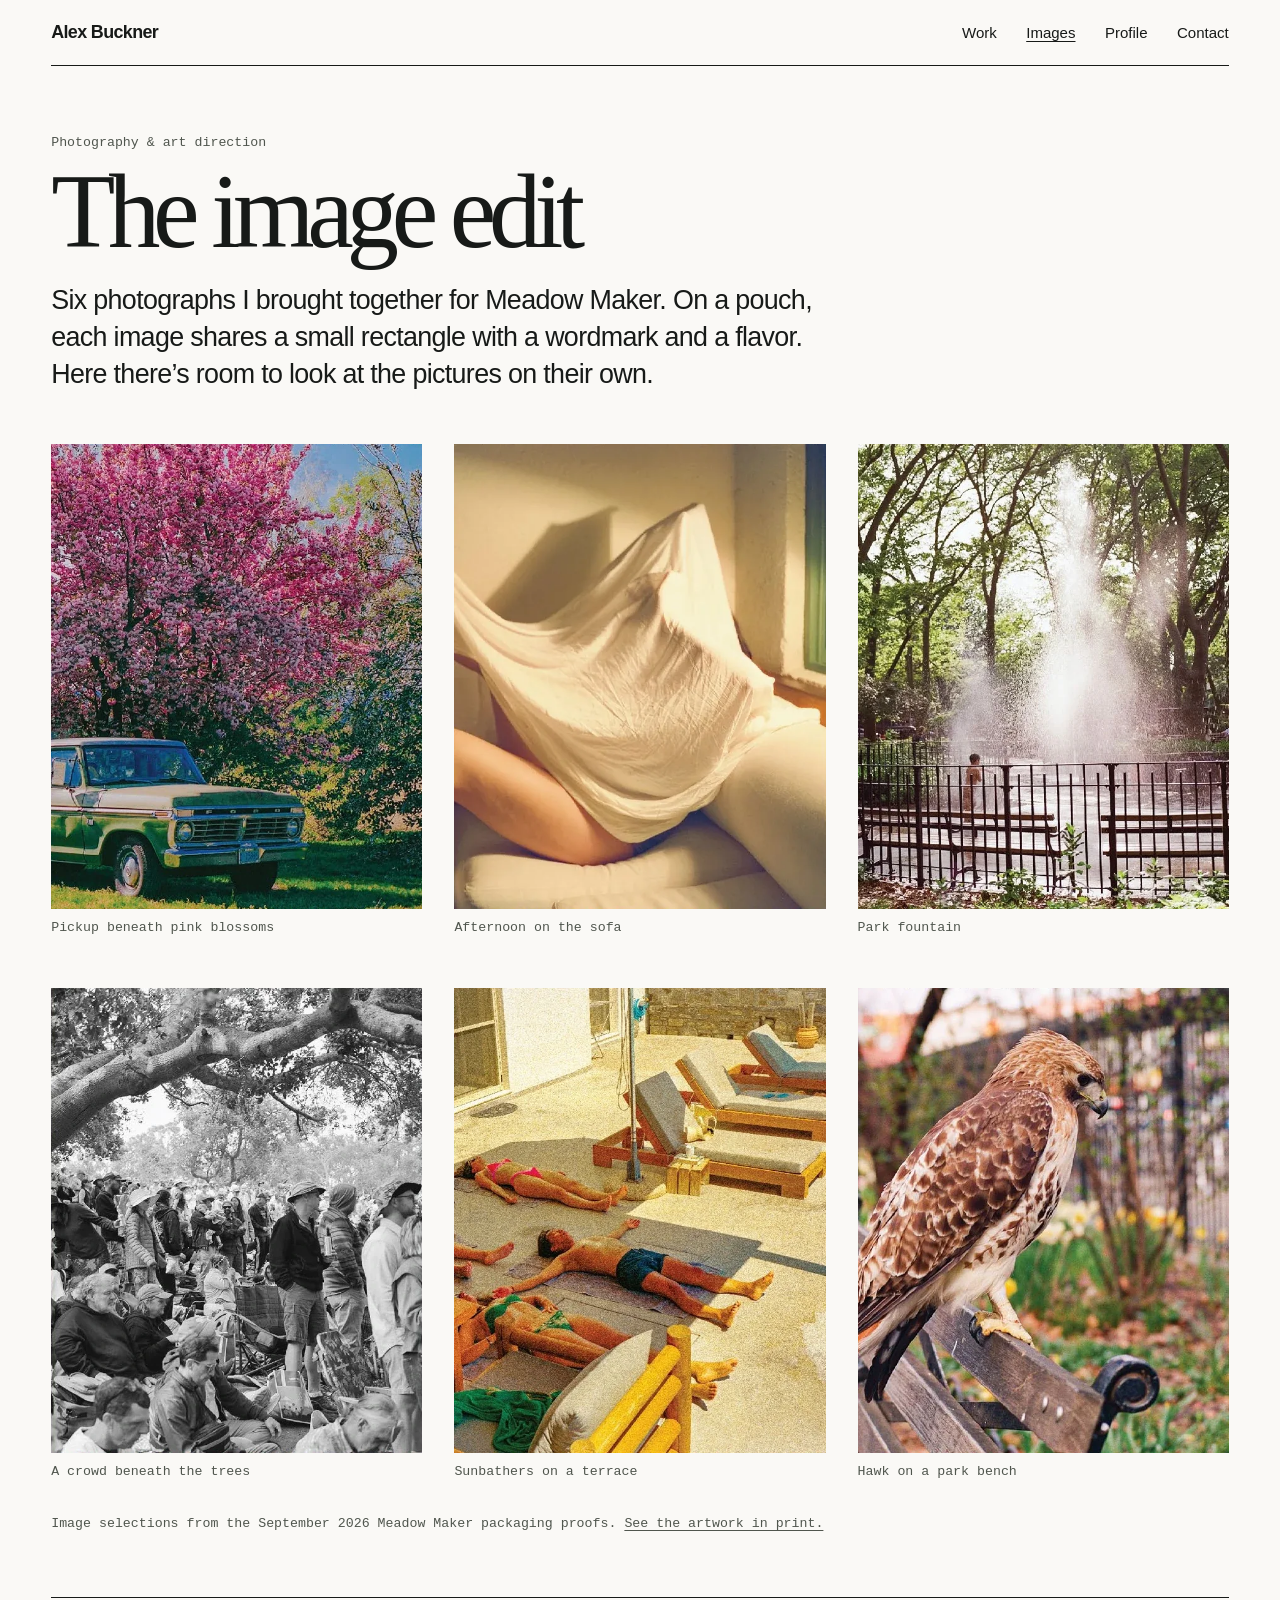
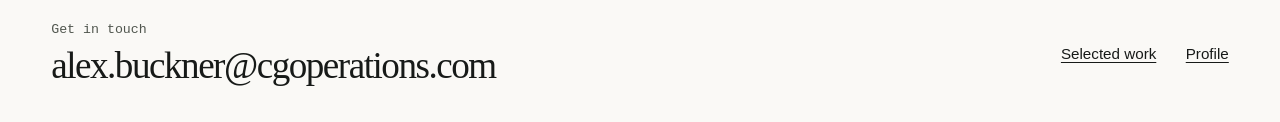
<file: photographs.html>
<!doctype html>
<html lang="en">
<head>
<meta charset="utf-8">
<meta name="viewport" content="width=device-width,initial-scale=1"><title>The image edit | Alex Buckner</title>
<meta name="description" content="Six photographic selections from the Meadow Maker packaging archive, shown apart from the printed layouts.">
<meta property="og:title" content="The image edit | Alex Buckner">
<meta property="og:description" content="Six photographic selections from the Meadow Maker packaging archive, shown apart from the printed layouts.">
<meta property="og:type" content="website">
<meta property="og:image" content="https://raw.githubusercontent.com/MeadowMakerAi/alex-buckner-site/chatgpt/personal-portfolio/assets/photo-pickup.webp">
<meta name="twitter:card" content="summary_large_image">
<meta name="theme-color" content="#faf9f6">
<link rel="stylesheet" href="portfolio.css">
<script defer src="photographs.js"></script></head>
<body><a class="skip" href="#main">Skip to content</a>
<header class="nav frame"><a class="signature" href="index.html">Alex Buckner</a>
<nav aria-label="Main"><a href="index.html#work">Work</a><a href="photographs.html" aria-current="page">Images</a><a href="about.html">Profile</a><a href="#contact">Contact</a></nav></header>
<main id="main" tabindex="-1" class="frame">
<header class="entry">
<p class="kicker">Photography &amp; art direction</p>
<h1 class="project-title">The image edit</h1>
<p>Six photographs I brought together for Meadow Maker. On a pouch, each image shares a small rectangle with a wordmark and a flavor. Here there’s room to look at the pictures on their own.</p></header>
<div class="gallery">
<figure><a href="assets/photo-pickup.webp" aria-label="Enlarge pickup beneath pink blossoms"><img class="" src="assets/photo-pickup.webp" alt="A green pickup parked beneath dense pink blossoms."></a>
<figcaption class="credit">Pickup beneath pink blossoms</figcaption></figure>
<figure><a href="assets/photo-sofa.webp" aria-label="Enlarge afternoon on the sofa"><img class="" src="assets/photo-sofa.webp" alt="Warm light falls on a white sheet suspended over a reclining figure."></a>
<figcaption class="credit">Afternoon on the sofa</figcaption></figure>
<figure><a href="assets/photo-fountain.webp" aria-label="Enlarge park fountain"><img class="" src="assets/photo-fountain.webp" alt="A fountain rises through sunlight and trees beyond an iron fence."></a>
<figcaption class="credit">Park fountain</figcaption></figure>
<figure><a href="assets/photo-crowd.webp" aria-label="Enlarge a crowd beneath the trees"><img class="" src="assets/photo-crowd.webp" alt="A black-and-white crowd gathered beneath the spreading branches of a tree." loading="lazy"></a>
<figcaption class="credit">A crowd beneath the trees</figcaption></figure>
<figure><a href="assets/photo-terrace.webp" aria-label="Enlarge sunbathers on a terrace"><img class="" src="assets/photo-terrace.webp" alt="Sunbathers on towels and lounge chairs on a sunlit terrace." loading="lazy"></a>
<figcaption class="credit">Sunbathers on a terrace</figcaption></figure>
<figure><a href="assets/photo-hawk.webp" aria-label="Enlarge hawk on a park bench"><img class="" src="assets/photo-hawk.webp" alt="A hawk in profile perched on the back of a wooden park bench." loading="lazy"></a>
<figcaption class="credit">Hawk on a park bench</figcaption></figure></div>
<p class="gallery-note credit">Image selections from the September 2026 Meadow Maker packaging proofs. <a href="one-product-start-to-finish.html">See the artwork in print.</a></p>
<dialog class="viewer" aria-label="Enlarged photograph">
<div class="viewcontrols"><button type="button" data-prev>Previous</button><button type="button" data-next>Next</button><button type="button" data-close>Close</button></div>
<figure><img alt="">
<figcaption class="credit" aria-live="polite"></figcaption></figure></dialog></main>
<footer class="footer frame" id="contact">
<div>
<p class="kicker">Get in touch</p><a class="email" href="mailto:alex.buckner@cgoperations.com">alex.buckner@cgoperations.com</a></div>
<nav class="footlinks" aria-label="Footer"><a href="index.html#work">Selected work</a><a href="about.html">Profile</a></nav></footer></body></html>
</file>
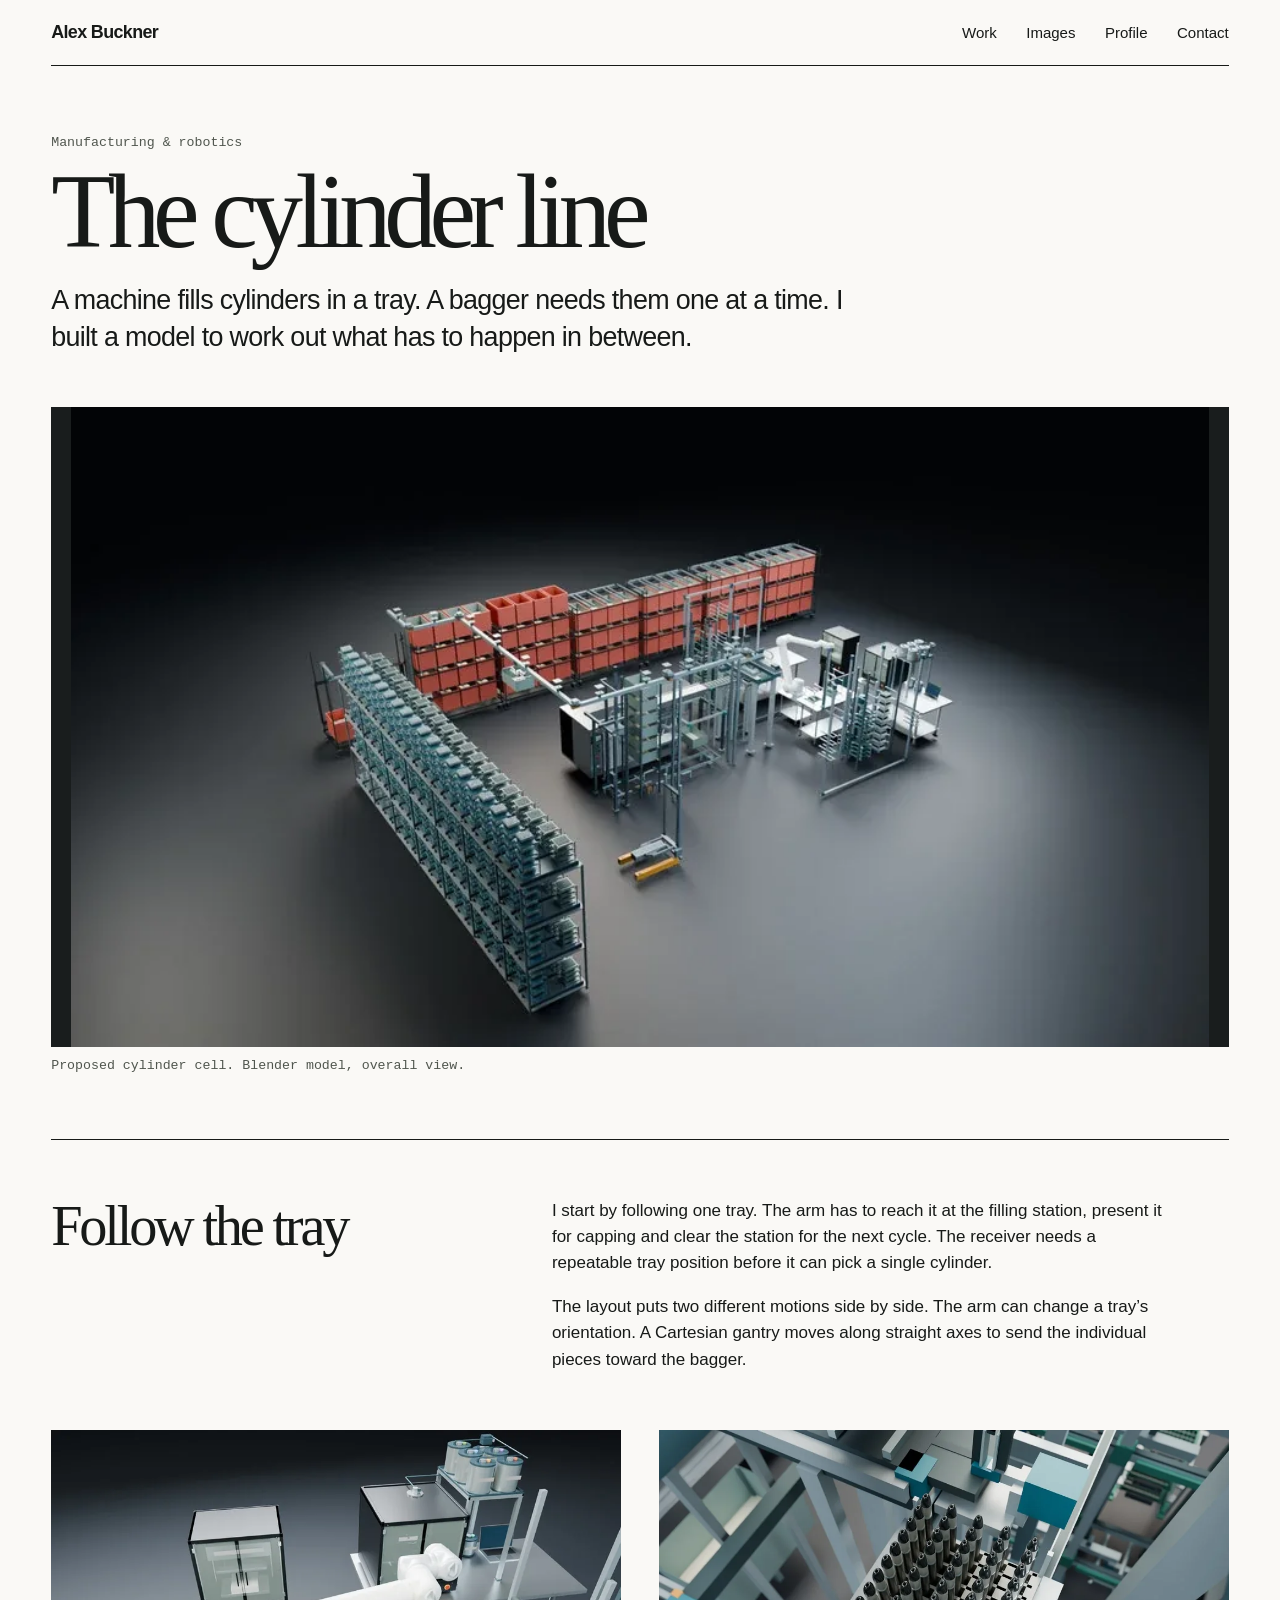
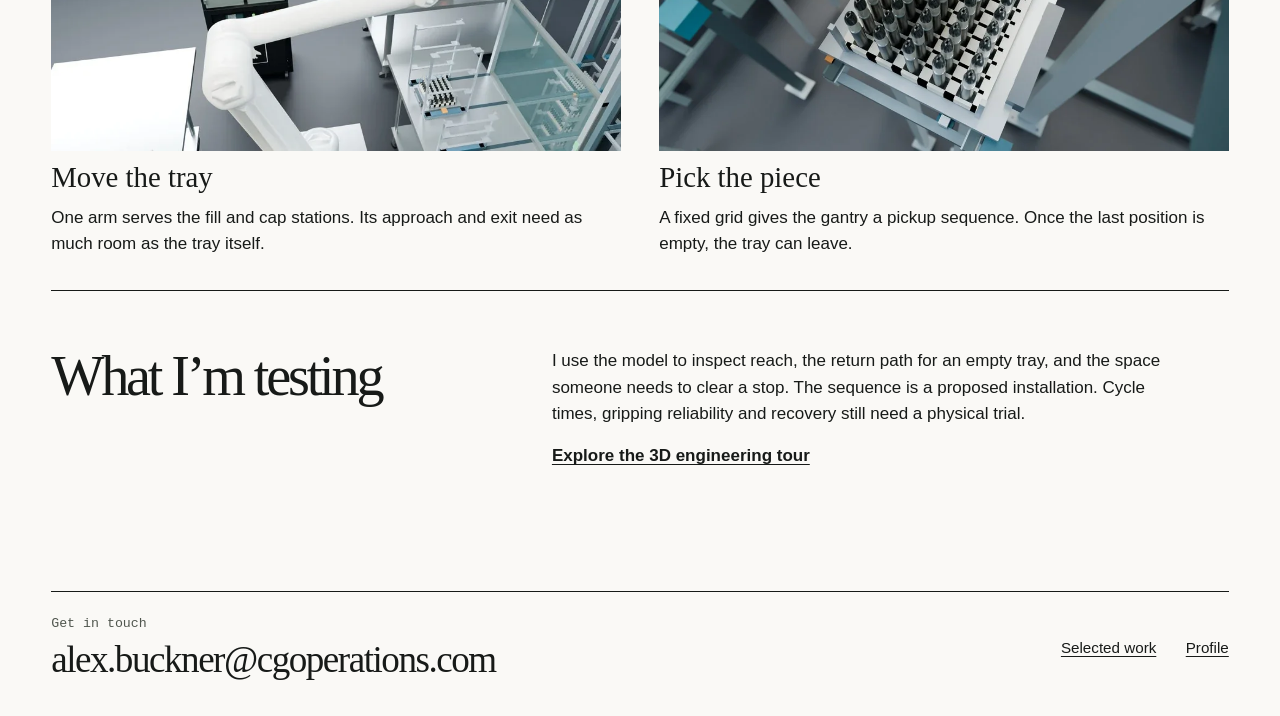
<file: robotics.html>
<!doctype html>
<html lang="en">
<head>
<meta charset="utf-8">
<meta name="viewport" content="width=device-width,initial-scale=1"><title>The cylinder line | Alex Buckner</title>
<meta name="description" content="A three-dimensional manufacturing study of tending machines, moving trays and feeding a packaging line.">
<meta property="og:title" content="The cylinder line | Alex Buckner">
<meta property="og:description" content="A three-dimensional manufacturing study of tending machines, moving trays and feeding a packaging line.">
<meta property="og:type" content="website">
<meta property="og:image" content="https://raw.githubusercontent.com/MeadowMakerAi/alex-buckner-site/chatgpt/personal-portfolio/assets/engineering-cell.webp">
<meta name="twitter:card" content="summary_large_image">
<meta name="theme-color" content="#faf9f6">
<link rel="stylesheet" href="portfolio.css"></head>
<body><a class="skip" href="#main">Skip to content</a>
<header class="nav frame"><a class="signature" href="index.html">Alex Buckner</a>
<nav aria-label="Main"><a href="index.html#work">Work</a><a href="photographs.html">Images</a><a href="about.html">Profile</a><a href="#contact">Contact</a></nav></header>
<main id="main" tabindex="-1" class="frame">
<header class="entry">
<p class="kicker">Manufacturing &amp; robotics</p>
<h1 class="project-title">The cylinder line</h1>
<p>A machine fills cylinders in a tray. A bagger needs them one at a time. I built a model to work out what has to happen in between.</p></header>
<figure class="panorama"><img class="" src="assets/engineering-cell.webp" alt="Wide model view of the proposed cell, with robot, storage, gantry and packaging equipment.">
<figcaption class="credit">Proposed cylinder cell. Blender model, overall view.</figcaption></figure>
<section class="spread">
<h2>Follow the tray</h2>
<div class="copy-block">
<p>I start by following one tray. The arm has to reach it at the filling station, present it for capping and clear the station for the next cycle. The receiver needs a repeatable tray position before it can pick a single cylinder.</p>
<p>The layout puts two different motions side by side. The arm can change a tray’s orientation. A Cartesian gantry moves along straight axes to send the individual pieces toward the bagger.</p></div></section>
<div class="detailgrid">
<figure><img class="" src="assets/engineering-robot.webp" alt="White six-axis arm reaching across the tending station." loading="lazy">
<figcaption>
<h3>Move the tray</h3>
<p>One arm serves the fill and cap stations. Its approach and exit need as much room as the tray itself.</p></figcaption></figure>
<figure><img class="" src="assets/engineering-tray.webp" alt="The ordered positions of individual cylinders in the tray beneath the gantry." loading="lazy">
<figcaption>
<h3>Pick the piece</h3>
<p>A fixed grid gives the gantry a pickup sequence. Once the last position is empty, the tray can leave.</p></figcaption></figure></div>
<section class="spread">
<h2>What I’m testing</h2>
<div class="copy-block">
<p>I use the model to inspect reach, the return path for an empty tray, and the space someone needs to clear a stop. The sequence is a proposed installation. Cycle times, gripping reliability and recovery still need a physical trial.</p><a class="text-link" href="https://montgomery-engineering.vercel.app/engineering.html?view=sequences&amp;line=cylinders-automatic&amp;layout=west-wall-prekit&amp;at=full&amp;speed=360&amp;tour=1&amp;focus=1&amp;play=1">Explore the 3D engineering tour</a></div></section></main>
<footer class="footer frame" id="contact">
<div>
<p class="kicker">Get in touch</p><a class="email" href="mailto:alex.buckner@cgoperations.com">alex.buckner@cgoperations.com</a></div>
<nav class="footlinks" aria-label="Footer"><a href="index.html#work">Selected work</a><a href="about.html">Profile</a></nav></footer></body></html>
</file>
<file: portfolio.css>
:root {
  --paper:#faf9f6;
  --ink:#171a18;
  --muted:#50564e;
  --line:#c7cac1;
  --accent:#81412e;
  --display:Georgia,"Times New Roman",serif;
  --sans:Arial,Helvetica,sans-serif;
  --mono:"Courier New",monospace;
}

* {
  box-sizing:border-box;
}

html {
  scroll-padding-top:1rem;
}

body {
  margin:0;
  background:var(--paper);
  color:var(--ink);
  font:1.0625rem/1.55 var(--sans);
}

h1,h2,h3,p,figure {
  margin:0;
}

a {
  color:inherit;
  text-underline-offset:.2em;
}

a:hover {
  text-decoration-thickness:2px;
}

a:focus-visible,button:focus-visible,summary:focus-visible {
  outline:3px solid #285dc1;
  outline-offset:4px;
}

img {
  display:block;
  width:100%;
  height:auto;
}

.frame {
  width:min(100% - clamp(36px,8vw,128px),1480px);
  margin-inline:auto;
}

.nav {
  display:flex;
  justify-content:space-between;
  align-items:center;
  gap:12px;
  border-bottom:1px solid var(--ink);
  min-height:66px;
}

.nav nav,.footlinks {
  display:flex;
  align-items:center;
  gap:clamp(14px,2.3vw,36px);
}

.nav a {
  display:inline-flex;
  align-items:center;
  min-height:44px;
  text-decoration:none;
  font-size:.94rem;
}

.nav a:hover,.nav a[aria-current] {
  text-decoration:underline;
}

.nav .signature {
  font-weight:700;
  letter-spacing:-.035em;
  font-size:1.12rem;
}

.skip {
  position:absolute;
  left:12px;
  top:-6rem;
  background:white;
  padding:12px;
  z-index:9;
}

.skip:focus {
  top:5px;
}

.eyebrow,.kicker,.credit,.tag,.note,.location {
  font: .83rem/1.45 var(--mono);
  color:var(--muted);
}

.nameplate {
  font:500 clamp(3.8rem,11.4vw,11.6rem)/.94 var(--display);
  letter-spacing:-.084em;
  padding:clamp(24px,3vw,55px) 0 0;
}

.leadline {
  display:flex;
  justify-content:space-between;
  align-items:flex-end;
  gap:20px;
  padding:16px 0 clamp(24px,2.7vw,40px);
}

.leadline p:first-child {
  max-width:55ch;
  font-size:clamp(1.06rem,1.62vw,1.55rem);
  line-height:1.35;
  letter-spacing:-.018em;
}

.location {
  white-space:nowrap;
}

.feature {
  display:grid;
  grid-template-columns: .95fr 1.55fr;
  gap:clamp(12px,1.8vw,30px);
}

.tile {
  display:block;
  text-decoration:none;
  min-width:0;
}

.tile .window {
  overflow:hidden;
  background:#dedfd9;
}

.feature .window {
  height:clamp(260px,32vw,505px);
}

.tile img {
  height:100%;
  object-fit:cover;
}

.tile:hover .caption strong,.indexlink:hover strong {
  text-decoration:underline;
}

.feature .portrait img {
  object-position:50% 68%;
}

.feature .wide img {
  object-position:50% 54%;
}

.caption {
  display:flex;
  justify-content:space-between;
  align-items:baseline;
  gap:10px;
  padding-top:9px;
}

.caption strong {
  font:normal clamp(1.3rem,2vw,2rem)/1.16 var(--display);
  letter-spacing:-.035em;
}

.caption .tag {
  text-align:right;
}

.directory,.spread,.brandFeature,.profile-split {
  display:grid;
  grid-template-columns:minmax(0,1fr) minmax(0,1.55fr);
  gap:clamp(24px,5vw,90px);
  border-top:1px solid var(--ink);
  padding-block:clamp(28px,4.5vw,72px);
}

.directory {
  margin:clamp(45px,6vw,92px) 0 0;
}

.sectionname,.spread h2,.brandFeature h2,.profile-split h2 {
  font:normal clamp(2rem,4.4vw,4.4rem)/1 var(--display);
  letter-spacing:-.057em;
}

.sectionname + p,.brandFeature h2 + p,.profile-split h2 + p {
  margin-top:16px;
  max-width:36ch;
}

.indexlink {
  display:grid;
  grid-template-columns:minmax(0,1fr) minmax(100px,.64fr);
  gap:8px 16px;
  align-items:baseline;
  padding:17px 0;
  border-bottom:1px solid var(--line);
  text-decoration:none;
}

.indexlink:first-child {
  padding-top:0;
}

.indexlink strong {
  font:500 clamp(1.3rem,2.2vw,2.1rem)/1.2 var(--sans);
  letter-spacing:-.045em;
}

.indexlink .tag {
  text-align:right;
}

.brandFeature {
  align-items:center;
}

.brandFeature .proof {
  background:#ebe9e0;
  padding:clamp(12px,2.5vw,44px);
}

.text-link {
  display:inline-block;
  margin-top:1rem;
  font-weight:600;
}

.footer {
  margin-top:clamp(36px,5vw,78px);
  border-top:1px solid var(--ink);
  padding:22px 0 34px;
  display:flex;
  align-items:center;
  justify-content:space-between;
  gap:1rem;
  flex-wrap:wrap;
}

.footer a {
  display:inline-flex;
  min-height:44px;
  align-items:center;
}

.footer .email {
  font:normal clamp(1.15rem,2.9vw,2.6rem)/1.1 var(--display);
  letter-spacing:-.04em;
  text-decoration:none;
}

.footer .email:hover {
  text-decoration:underline;
}

.footer p {
  margin-bottom:5px;
}

.footlinks {
  font-size:.95rem;
}

.entry {
  padding:clamp(36px,5.2vw,86px) 0 clamp(28px,4vw,64px);
  max-width:1080px;
}

.entry .kicker {
  margin-bottom:.65rem;
}

.project-title {
  font:normal clamp(3rem,8.2vw,8.1rem)/.96 var(--display);
  letter-spacing:-.07em;
}

.entry>p:last-child:not(.kicker) {
  font:normal clamp(1.16rem,2.1vw,1.9rem)/1.37 var(--sans);
  letter-spacing:-.025em;
  max-width:54ch;
  margin-top:1.2rem;
}

.gallery {
  display:grid;
  grid-template-columns:repeat(3,minmax(0,1fr));
  gap:clamp(26px,4vw,62px) clamp(12px,2.5vw,42px);
}

.gallery a {
  display:block;
  cursor:zoom-in;
}

.gallery img {
  aspect-ratio:593/743;
  object-fit:cover;
}

.credit {
  margin-top:9px;
}

.gallery-note {
  margin:2rem 0;
}

.viewer {
  border:0;
  padding:0;
  background:var(--paper);
  color:var(--ink);
  width:min(640px,94vw);
  max-height:94dvh;
}

.viewer::backdrop {
  background:#121512e8;
}

.viewer figure {
  padding:12px;
}

.viewer img {
  object-fit:contain;
  width:100%;
  height:min(70vh,800px);
}

.viewer figcaption {
  padding:10px 0 0;
}

.viewcontrols {
  display:flex;
  gap:8px;
  padding:10px 12px 0;
}

.viewcontrols button {
  min-height:44px;
  padding:0 15px;
  background:transparent;
  border:1px solid var(--line);
  font:inherit;
  cursor:pointer;
  color:var(--ink);
}

.viewcontrols button:last-child {
  margin-left:auto;
}

.panorama img {
  max-height:640px;
  object-fit:contain;
  background:#191d1d;
}

.panorama {
  margin-bottom:clamp(30px,5vw,75px);
}

.copy-block {
  max-width:65ch;
}

.copy-block p+p,.demo-row p {
  margin-top:1em;
}

.detailgrid {
  display:grid;
  grid-template-columns:1fr 1fr;
  gap:clamp(16px,3vw,44px);
  margin-bottom:2rem;
}

.detailgrid img {
  aspect-ratio:16/9;
  object-fit:cover;
}

.detailgrid h3 {
  font:normal 1.8rem/1.1 var(--display);
  margin:.7rem 0;
}

.demo-row {
  border-bottom:1px solid var(--line);
  padding:10px 0;
}

.demo-row:first-child {
  border-top:1px solid var(--line);
}

.demo-row summary {
  cursor:pointer;
  font-size:1.15rem;
  font-weight:600;
  padding:8px 0;
}

.demo-row p {
  padding-bottom:12px;
  margin-top:0;
}

.spread .copy-block h2 {
  margin-bottom:1rem;
}

.profile-links {
  margin-top:1.2rem;
  display:flex;
  gap:1.1rem;
  flex-wrap:wrap;
}

.systems {
  padding:clamp(20px,3.5vw,55px);
  background:#23382d;
  color:#f6f7ee;
}

.systems .kicker {
  color:#d5e7d0;
}

.systems dl {
  margin:1rem 0 0;
}

.systems dl div {
  border-top:1px solid #6d8271;
  display:grid;
  grid-template-columns:1fr 2fr;
  gap:1rem;
  padding:14px 0;
}

.systems dt {
  font-family:var(--mono);
}

.systems dd {
  margin:0;
}

.compact {
  max-width:69ch;
}

.compact p+p {
  margin-top:1rem;
}

@media(max-width:840px) {
  .feature {
    grid-template-columns:1fr 1.25fr;
  }
  .feature .window {
    height:clamp(240px,35vw,350px);
  }
  .caption {
    display:block;
  }
  .caption .tag {
    display:block;
    text-align:left;
    margin-top:3px;
  }
  .directory,.spread,.profile-split,.brandFeature {
    grid-template-columns:.83fr 1.17fr;
  }
  .indexlink {
    grid-template-columns:1fr;
  }
  .indexlink .tag {
    text-align:left;
  }
}

@media(max-width:600px) {
  .frame {
    width:calc(100% - 36px);
  }
  .nav {
    min-height:53px;
  }
  .nav nav {
    gap:14px;
  }
  .nav a {
    font-size:.875rem;
  }
  .nav .signature {
    font-size:1rem;
  }
  .location {
    display:none;
  }
  .nameplate {
    font-size:clamp(3.55rem,14vw,5.4rem);
  }
  .leadline {
    padding:12px 0 22px;
  }
  .feature {
    grid-template-columns:1fr 1fr;
    gap:10px;
  }
  .feature .window {
    height:clamp(170px,54vw,295px);
  }
  .feature .wide img {
    object-position:57% center;
  }
  .caption strong {
    font-size:1.25rem;
  }
  .caption .tag {
    font-size:.76rem;
  }
  .directory,.spread,.profile-split,.brandFeature,.detailgrid {
    grid-template-columns:1fr;
  }
  .directory {
    margin-top:36px;
  }
  .gallery {
    grid-template-columns:repeat(2,minmax(0,1fr));
  }
  .project-title {
    font-size:clamp(3.1rem,12vw,4.7rem);
  }
  .entry {
    padding-top:34px;
  }
  .indexlink {
    grid-template-columns:minmax(0,1fr) minmax(80px,.53fr);
  }
  .indexlink .tag {
    text-align:right;
  }
  .footer {
    align-items:flex-start;
  }
  .footlinks {
    gap:14px;
  }
  .gallery .credit {
    font-size:.8rem;
  }
}

@media(max-width:360px) {
  .nav nav {
    gap:9px;
  }
  .nav a {
    font-size:.8rem;
  }
  .nav .signature {
    font-size:.9rem;
  }
  .frame {
    width:calc(100% - 28px);
  }
}
</file>
